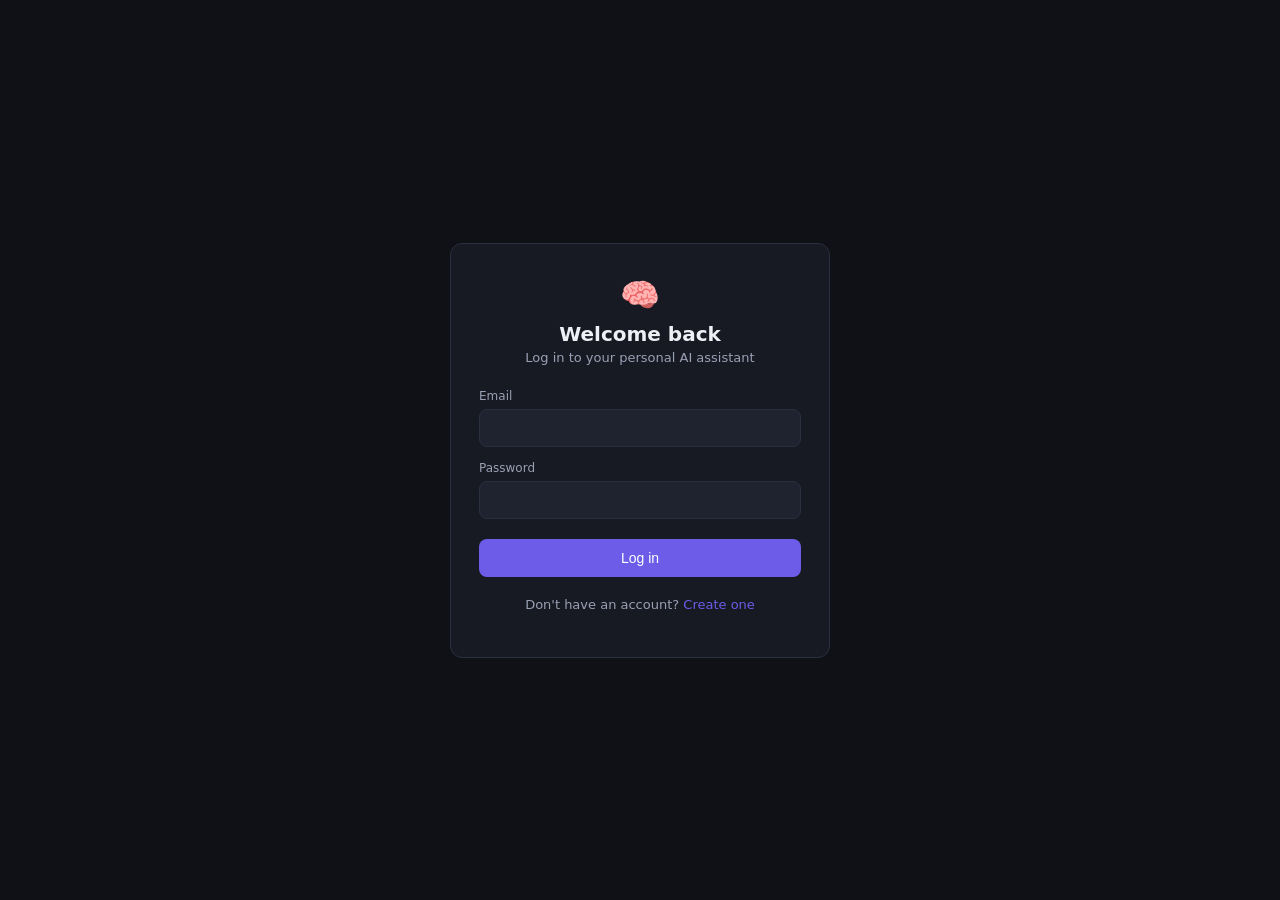
<file: templates/login.html>
<!DOCTYPE html>
<html lang="en">
<head>
<meta charset="UTF-8" />
<meta name="viewport" content="width=device-width, initial-scale=1.0" />
<title>Log in · AI Assistant</title>
<link rel="stylesheet" href="/static/style.css" />
</head>
<body>
  <div class="auth-page">
    <div class="auth-card">
      <div class="logo">🧠</div>
      <h1>Welcome back</h1>
      <p class="auth-subtitle">Log in to your personal AI assistant</p>

      <div id="auth-error" class="auth-error"></div>

      <form id="login-form" class="auth-form">
        <div class="form-field">
          <label for="email">Email</label>
          <input type="email" id="email" name="email" autocomplete="email" required />
        </div>
        <div class="form-field">
          <label for="password">Password</label>
          <input type="password" id="password" name="password" autocomplete="current-password" required />
        </div>
        <button type="submit" id="submit-btn" class="auth-submit-btn">Log in</button>
      </form>

      <p class="auth-switch">Don't have an account? <a href="/register">Create one</a></p>
    </div>
  </div>

  <script src="/static/auth.js"></script>
  <script>
    setupAuthForm({
      formId: "login-form",
      submitBtnId: "submit-btn",
      submitLabel: "Log in",
      loadingLabel: "Logging in...",
      endpoint: "/api/auth/login",
      buildPayload: () => ({
        email: document.getElementById("email").value.trim(),
        password: document.getElementById("password").value,
      }),
    });
  </script>
</body>
</html>
</file>
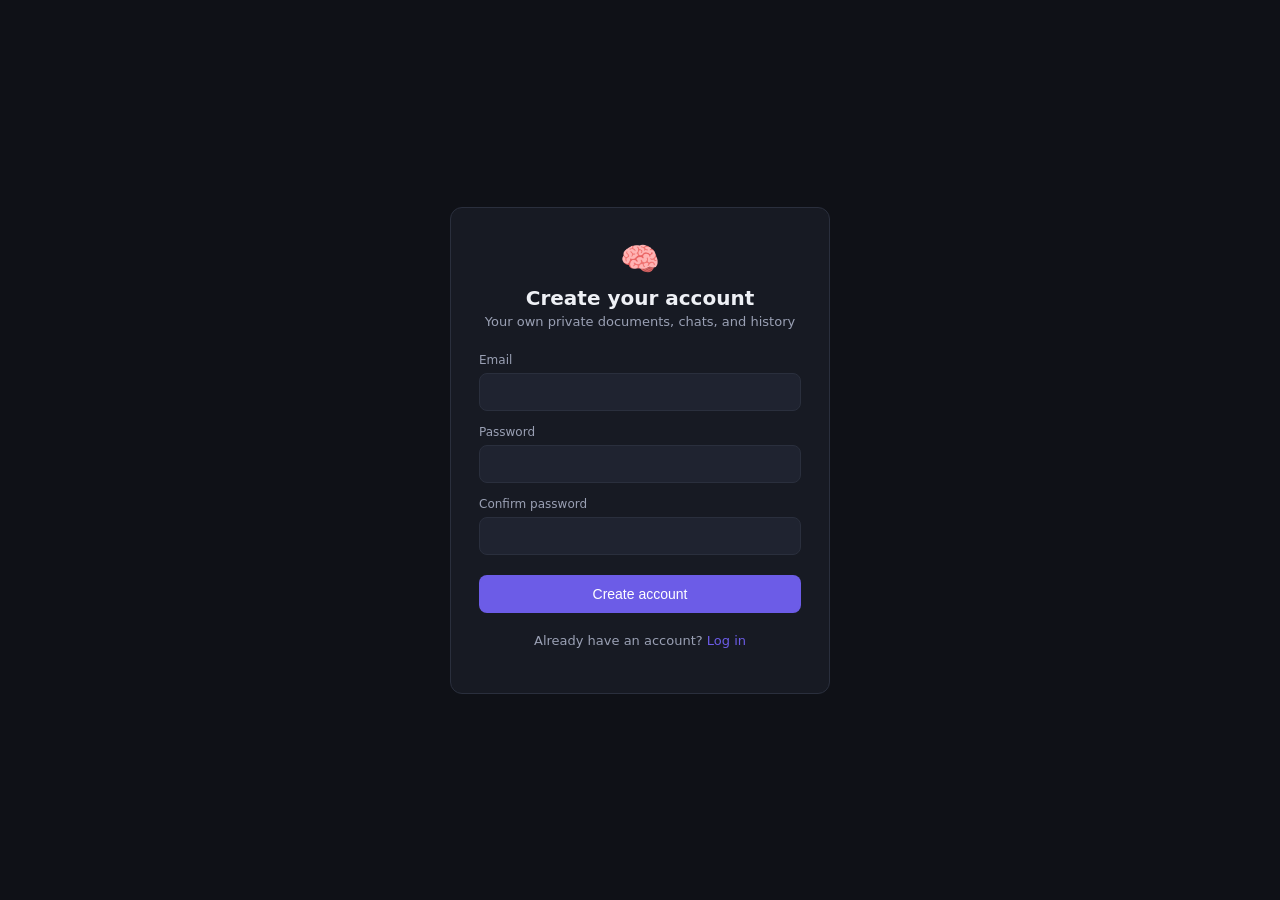
<file: templates/register.html>
<!DOCTYPE html>
<html lang="en">
<head>
<meta charset="UTF-8" />
<meta name="viewport" content="width=device-width, initial-scale=1.0" />
<title>Create account · AI Assistant</title>
<link rel="stylesheet" href="/static/style.css" />
</head>
<body>
  <div class="auth-page">
    <div class="auth-card">
      <div class="logo">🧠</div>
      <h1>Create your account</h1>
      <p class="auth-subtitle">Your own private documents, chats, and history</p>

      <div id="auth-error" class="auth-error"></div>

      <form id="register-form" class="auth-form">
        <div class="form-field">
          <label for="email">Email</label>
          <input type="email" id="email" name="email" autocomplete="email" required />
        </div>
        <div class="form-field">
          <label for="password">Password</label>
          <input type="password" id="password" name="password" autocomplete="new-password" minlength="8" required />
        </div>
        <div class="form-field">
          <label for="confirm-password">Confirm password</label>
          <input type="password" id="confirm-password" name="confirm-password" autocomplete="new-password" minlength="8" required />
        </div>
        <button type="submit" id="submit-btn" class="auth-submit-btn">Create account</button>
      </form>

      <p class="auth-switch">Already have an account? <a href="/login">Log in</a></p>
    </div>
  </div>

  <script src="/static/auth.js"></script>
  <script>
    setupAuthForm({
      formId: "register-form",
      submitBtnId: "submit-btn",
      submitLabel: "Create account",
      loadingLabel: "Creating account...",
      endpoint: "/api/auth/register",
      buildPayload: () => ({
        email: document.getElementById("email").value.trim(),
        password: document.getElementById("password").value,
        confirm_password: document.getElementById("confirm-password").value,
      }),
      validate: () => {
        const password = document.getElementById("password").value;
        const confirm = document.getElementById("confirm-password").value;
        if (password.length < 8) return "Password must be at least 8 characters long.";
        if (password !== confirm) return "Passwords do not match.";
        return null;
      },
    });
  </script>
</body>
</html>
</file>
<file: static/style.css>
:root {
  --bg-primary: #0f1117;
  --bg-secondary: #171a23;
  --bg-tertiary: #1f2330;
  --border-color: #2a2f3d;
  --text-primary: #eef0f5;
  --text-secondary: #9aa0b4;
  --accent: #6c5ce7;
  --accent-hover: #7d6ef0;
  --user-bubble: #2b2f7e;
  --ai-bubble: #1f2330;
  --success: #2ecc71;
  --danger: #ff6b6b;
  --warning: #f5a623;
  --radius: 12px;
}

* { box-sizing: border-box; }

html, body {
  height: 100%;
  margin: 0;
  font-family: 'Segoe UI', system-ui, -apple-system, sans-serif;
  background: var(--bg-primary);
  color: var(--text-primary);
}

.app {
  display: flex;
  height: 100vh;
  overflow: hidden;
}

/* ---------------- Sidebar ---------------- */

.sidebar {
  width: 300px;
  min-width: 300px;
  background: var(--bg-secondary);
  border-right: 1px solid var(--border-color);
  display: flex;
  flex-direction: column;
  padding: 20px;
  gap: 24px;
  overflow-y: auto;
}

.sidebar-header {
  display: flex;
  align-items: center;
  gap: 12px;
}

.logo {
  font-size: 28px;
}

.sidebar-header h1 {
  font-size: 18px;
  margin: 0;
}

.subtitle {
  margin: 0;
  font-size: 12px;
  color: var(--text-secondary);
}

.section-label {
  display: block;
  font-size: 12px;
  text-transform: uppercase;
  letter-spacing: 0.05em;
  color: var(--text-secondary);
  margin-bottom: 10px;
}

.mode-toggle {
  display: flex;
  flex-wrap: wrap;
  background: var(--bg-tertiary);
  border-radius: var(--radius);
  padding: 4px;
  gap: 4px;
}

.mode-btn {
  flex: 1 1 calc(50% - 4px);
  border: none;
  background: transparent;
  color: var(--text-secondary);
  padding: 8px 6px;
  border-radius: 8px;
  font-size: 12px;
  cursor: pointer;
  transition: all 0.15s ease;
}

.mode-btn:hover { color: var(--text-primary); }

.mode-btn.active {
  background: var(--accent);
  color: white;
}

.image-gen-section {
  display: flex;
  flex-direction: column;
}

.image-form {
  display: flex;
  flex-direction: column;
  gap: 8px;
}

#image-prompt {
  resize: none;
  background: var(--bg-tertiary);
  border: 1px solid var(--border-color);
  border-radius: var(--radius);
  color: var(--text-primary);
  padding: 10px 12px;
  font-size: 13px;
  font-family: inherit;
}

#image-prompt:focus {
  outline: none;
  border-color: var(--accent);
}

.full-width {
  width: 100%;
  text-align: center;
}

.generated-image-wrapper {
  margin-top: 8px;
}

.generated-image-wrapper img {
  width: 100%;
  border-radius: var(--radius);
  border: 1px solid var(--border-color);
  display: block;
}

.generated-image-wrapper .image-caption {
  font-size: 12px;
  color: var(--text-secondary);
  margin-top: 6px;
  font-style: italic;
}

.upload-btn {
  display: flex;
  align-items: center;
  justify-content: center;
  gap: 8px;
  background: var(--bg-tertiary);
  border: 1px dashed var(--border-color);
  border-radius: var(--radius);
  padding: 12px;
  cursor: pointer;
  font-size: 13px;
  transition: border-color 0.15s ease;
}

.upload-btn:hover { border-color: var(--accent); }

.upload-status {
  margin-top: 8px;
  font-size: 12px;
  color: var(--text-secondary);
  min-height: 16px;
}

.upload-status.success { color: var(--success); }
.upload-status.error { color: var(--danger); }

.documents-section { flex: 1; overflow-y: auto; }

.document-list {
  display: flex;
  flex-direction: column;
  gap: 8px;
}

.empty-hint {
  font-size: 12px;
  color: var(--text-secondary);
  margin: 0;
}

.document-item {
  display: flex;
  align-items: center;
  justify-content: space-between;
  gap: 8px;
  background: var(--bg-tertiary);
  border-radius: 8px;
  padding: 10px 12px;
  font-size: 12px;
}

.document-item .doc-info {
  overflow: hidden;
}

.document-item .doc-name {
  white-space: nowrap;
  overflow: hidden;
  text-overflow: ellipsis;
  font-weight: 500;
}

.document-item .doc-meta {
  color: var(--text-secondary);
  font-size: 11px;
}

.document-item .delete-btn {
  background: transparent;
  border: none;
  color: var(--danger);
  cursor: pointer;
  font-size: 14px;
  flex-shrink: 0;
}

.sidebar-footer {
  display: flex;
  align-items: center;
  justify-content: space-between;
  gap: 8px;
}

.secondary-btn {
  background: var(--bg-tertiary);
  border: 1px solid var(--border-color);
  color: var(--text-primary);
  border-radius: 8px;
  padding: 8px 12px;
  font-size: 12px;
  cursor: pointer;
}

.secondary-btn:hover { border-color: var(--accent); }

.health-indicator {
  font-size: 18px;
  color: var(--text-secondary);
}
.health-indicator.ok { color: var(--success); }
.health-indicator.degraded { color: var(--warning); }
.health-indicator.error { color: var(--danger); }

/* ---------------- Chat area ---------------- */

.chat-area {
  flex: 1;
  display: flex;
  flex-direction: column;
  height: 100%;
}

.chat-window {
  flex: 1;
  overflow-y: auto;
  padding: 32px 20%;
  display: flex;
  flex-direction: column;
  gap: 18px;
}

.welcome-message {
  margin: auto;
  text-align: center;
  color: var(--text-secondary);
}

.welcome-message h2 {
  color: var(--text-primary);
  margin-bottom: 6px;
}

.message {
  display: flex;
  flex-direction: column;
  max-width: 100%;
  animation: fadein 0.2s ease;
}

@keyframes fadein {
  from { opacity: 0; transform: translateY(4px); }
  to { opacity: 1; transform: translateY(0); }
}

.message.user { align-items: flex-end; }
.message.assistant { align-items: flex-start; }

.bubble {
  padding: 12px 16px;
  border-radius: var(--radius);
  line-height: 1.5;
  font-size: 14.5px;
  white-space: pre-wrap;
  word-wrap: break-word;
}

.message.user .bubble {
  background: var(--user-bubble);
  border-bottom-right-radius: 4px;
}

.message.assistant .bubble {
  background: var(--ai-bubble);
  border: 1px solid var(--border-color);
  border-bottom-left-radius: 4px;
}

.mode-tag {
  font-size: 10px;
  text-transform: uppercase;
  letter-spacing: 0.05em;
  color: var(--text-secondary);
  margin-bottom: 4px;
}

.sources-box {
  margin-top: 8px;
  border-top: 1px solid var(--border-color);
  padding-top: 8px;
  font-size: 12px;
  color: var(--text-secondary);
}

.source-item {
  padding: 6px 0;
  border-bottom: 1px dashed var(--border-color);
}

.source-item:last-child { border-bottom: none; }

.source-item .source-title {
  color: var(--text-primary);
  font-weight: 500;
}

.error-bubble {
  color: var(--danger);
  border-color: var(--danger) !important;
}

.loading-indicator {
  display: flex;
  gap: 4px;
  padding: 0 20% 10px;
}

.loading-indicator.hidden { display: none; }

.loading-indicator .dot {
  width: 7px;
  height: 7px;
  border-radius: 50%;
  background: var(--text-secondary);
  animation: bounce 1.2s infinite;
}

.loading-indicator .dot:nth-child(2) { animation-delay: 0.15s; }
.loading-indicator .dot:nth-child(3) { animation-delay: 0.3s; }

@keyframes bounce {
  0%, 60%, 100% { transform: translateY(0); opacity: 0.5; }
  30% { transform: translateY(-6px); opacity: 1; }
}
.chat-input-area {
  display: flex;
  align-items: flex-end;
  gap: 10px;
  padding: 16px 20%;
  border-top: 1px solid var(--border-color);
  background: var(--bg-secondary);
}

#chat-input {
  flex: 1;
  resize: none;
  max-height: 160px;
  background: var(--bg-tertiary);
  border: 1px solid var(--border-color);
  border-radius: var(--radius);
  color: var(--text-primary);
  padding: 12px 14px;
  font-size: 14px;
  font-family: inherit;
}

#chat-input:focus {
  outline: none;
  border-color: var(--accent);
}

.send-btn {
  background: var(--accent);
  border: none;
  color: white;
  width: 42px;
  height: 42px;
  border-radius: 50%;
  font-size: 16px;
  cursor: pointer;
  flex-shrink: 0;
  transition: background 0.15s ease;
}

.send-btn:hover { background: var(--accent-hover); }
.send-btn:disabled { background: var(--border-color); cursor: not-allowed; }

/* ---------------- Responsive ---------------- */

@media (max-width: 900px) {
  .chat-window { padding: 20px 6%; }
  .chat-input-area { padding: 12px 6%; }
}

@media (max-width: 700px) {
  .app { flex-direction: column; }
  .sidebar {
    width: 100%;
    min-width: 0;
    height: auto;
    max-height: 40vh;
    border-right: none;
    border-bottom: 1px solid var(--border-color);
  }
  .chat-window { padding: 16px; }
  .chat-input-area { padding: 12px 16px; }
}

/* ---------------- User bar / logout ---------------- */

.user-bar {
  display: flex;
  align-items: center;
  justify-content: space-between;
  gap: 8px;
  padding: 10px 12px;
  background: var(--bg-tertiary);
  border-radius: var(--radius);
  border: 1px solid var(--border-color);
}

.user-email {
  font-size: 12px;
  color: var(--text-secondary);
  overflow: hidden;
  text-overflow: ellipsis;
  white-space: nowrap;
}

.logout-btn {
  background: transparent;
  border: 1px solid var(--border-color);
  color: var(--text-secondary);
  border-radius: 8px;
  padding: 6px 10px;
  font-size: 12px;
  cursor: pointer;
  flex-shrink: 0;
}

.logout-btn:hover { color: var(--danger); border-color: var(--danger); }

/* ---------------- Chat history ---------------- */

.history-section { display: flex; flex-direction: column; }

.new-chat-btn {
  width: 100%;
  margin-bottom: 10px;
}

.history-list {
  display: flex;
  flex-direction: column;
  gap: 6px;
  max-height: 220px;
  overflow-y: auto;
}

.history-item {
  display: flex;
  align-items: center;
  justify-content: space-between;
  gap: 6px;
  background: var(--bg-tertiary);
  border-radius: 8px;
  padding: 8px 10px;
  font-size: 12px;
  cursor: pointer;
  border: 1px solid transparent;
}

.history-item:hover { border-color: var(--accent); }
.history-item.active { border-color: var(--accent); background: rgba(108, 92, 231, 0.15); }

.history-item .history-title {
  overflow: hidden;
  text-overflow: ellipsis;
  white-space: nowrap;
  flex: 1;
}

.history-item .delete-btn {
  background: transparent;
  border: none;
  color: var(--danger);
  cursor: pointer;
  font-size: 12px;
  flex-shrink: 0;
}

/* ---------------- Auth pages (login / register) ---------------- */

.auth-page {
  min-height: 100vh;
  display: flex;
  align-items: center;
  justify-content: center;
  padding: 20px;
}

.auth-card {
  width: 100%;
  max-width: 380px;
  background: var(--bg-secondary);
  border: 1px solid var(--border-color);
  border-radius: var(--radius);
  padding: 32px 28px;
}

.auth-card .logo {
  text-align: center;
  font-size: 32px;
  margin-bottom: 8px;
}

.auth-card h1 {
  font-size: 20px;
  text-align: center;
  margin: 0 0 4px;
}

.auth-card .auth-subtitle {
  text-align: center;
  color: var(--text-secondary);
  font-size: 13px;
  margin: 0 0 24px;
}

.auth-form {
  display: flex;
  flex-direction: column;
  gap: 14px;
}

.form-field { display: flex; flex-direction: column; gap: 6px; }

.form-field label {
  font-size: 12px;
  color: var(--text-secondary);
}

.form-field input {
  background: var(--bg-tertiary);
  border: 1px solid var(--border-color);
  border-radius: 8px;
  color: var(--text-primary);
  padding: 10px 12px;
  font-size: 14px;
  font-family: inherit;
}

.form-field input:focus {
  outline: none;
  border-color: var(--accent);
}

.auth-submit-btn {
  background: var(--accent);
  border: none;
  color: white;
  border-radius: 8px;
  padding: 11px;
  font-size: 14px;
  font-weight: 500;
  cursor: pointer;
  margin-top: 6px;
  transition: background 0.15s ease;
}

.auth-submit-btn:hover { background: var(--accent-hover); }
.auth-submit-btn:disabled { background: var(--border-color); cursor: not-allowed; }

.auth-error {
  background: rgba(255, 107, 107, 0.12);
  border: 1px solid var(--danger);
  color: var(--danger);
  border-radius: 8px;
  padding: 10px 12px;
  font-size: 13px;
  display: none;
}

.auth-error.visible { display: block; }

.auth-switch {
  text-align: center;
  margin-top: 20px;
  font-size: 13px;
  color: var(--text-secondary);
}

.auth-switch a {
  color: var(--accent);
  text-decoration: none;
  font-weight: 500;
}

.auth-switch a:hover { text-decoration: underline; }

/* ---------------- Rendered markdown content inside chat bubbles ---------------- */

.bubble .md-p { margin: 0 0 10px; }
.bubble .md-p:last-child { margin-bottom: 0; }

.bubble .md-heading {
  margin: 14px 0 8px;
  font-weight: 600;
  line-height: 1.3;
}
.bubble .md-heading:first-child { margin-top: 0; }

.bubble .md-list {
  margin: 0 0 10px;
  padding-left: 22px;
}
.bubble .md-list li { margin-bottom: 4px; }

.bubble code {
  background: rgba(255, 255, 255, 0.08);
  border-radius: 4px;
  padding: 2px 5px;
  font-family: "SFMono-Regular", Consolas, monospace;
  font-size: 0.9em;
}

.bubble .md-table {
  width: 100%;
  border-collapse: collapse;
  margin: 8px 0 14px;
  font-size: 13px;
}

.bubble .md-table th,
.bubble .md-table td {
  border: 1px solid var(--border-color);
  padding: 6px 10px;
  text-align: left;
  vertical-align: top;
}

.bubble .md-table th {
  background: var(--bg-tertiary);
  font-weight: 600;
}

.bubble a { color: var(--accent-hover); }

.image-enhanced-note {
  margin-top: 8px;
  font-size: 11px;
  color: var(--text-secondary);
  border-top: 1px dashed var(--border-color);
  padding-top: 8px;
  line-height: 1.4;
}

.image-limitation-note {
  margin-top: 8px;
  font-size: 11px;
  color: var(--warning);
  border-top: 1px dashed var(--border-color);
  padding-top: 8px;
  line-height: 1.4;
}

/* ---------------- Image attach (vision) ---------------- */

.attach-btn {
  background: transparent;
  border: 1px solid var(--border-color);
  color: var(--text-secondary);
  width: 42px;
  height: 42px;
  border-radius: 50%;
  font-size: 16px;
  cursor: pointer;
  flex-shrink: 0;
  transition: all 0.15s ease;
}

.attach-btn:hover { color: var(--accent-hover); border-color: var(--accent); }

.image-attach-preview {
  display: flex;
  align-items: center;
  gap: 10px;
  padding: 8px 20%;
  background: var(--bg-secondary);
  border-top: 1px solid var(--border-color);
}

.image-attach-preview.hidden { display: none; }

.image-attach-preview img {
  width: 40px;
  height: 40px;
  object-fit: cover;
  border-radius: 6px;
  border: 1px solid var(--border-color);
}

.image-attach-name {
  flex: 1;
  font-size: 12px;
  color: var(--text-secondary);
  overflow: hidden;
  text-overflow: ellipsis;
  white-space: nowrap;
}

.image-attach-remove {
  background: transparent;
  border: none;
  color: var(--danger);
  cursor: pointer;
  font-size: 13px;
  flex-shrink: 0;
}

@media (max-width: 900px) {
  .image-attach-preview { padding: 8px 6%; }
}
</file>
